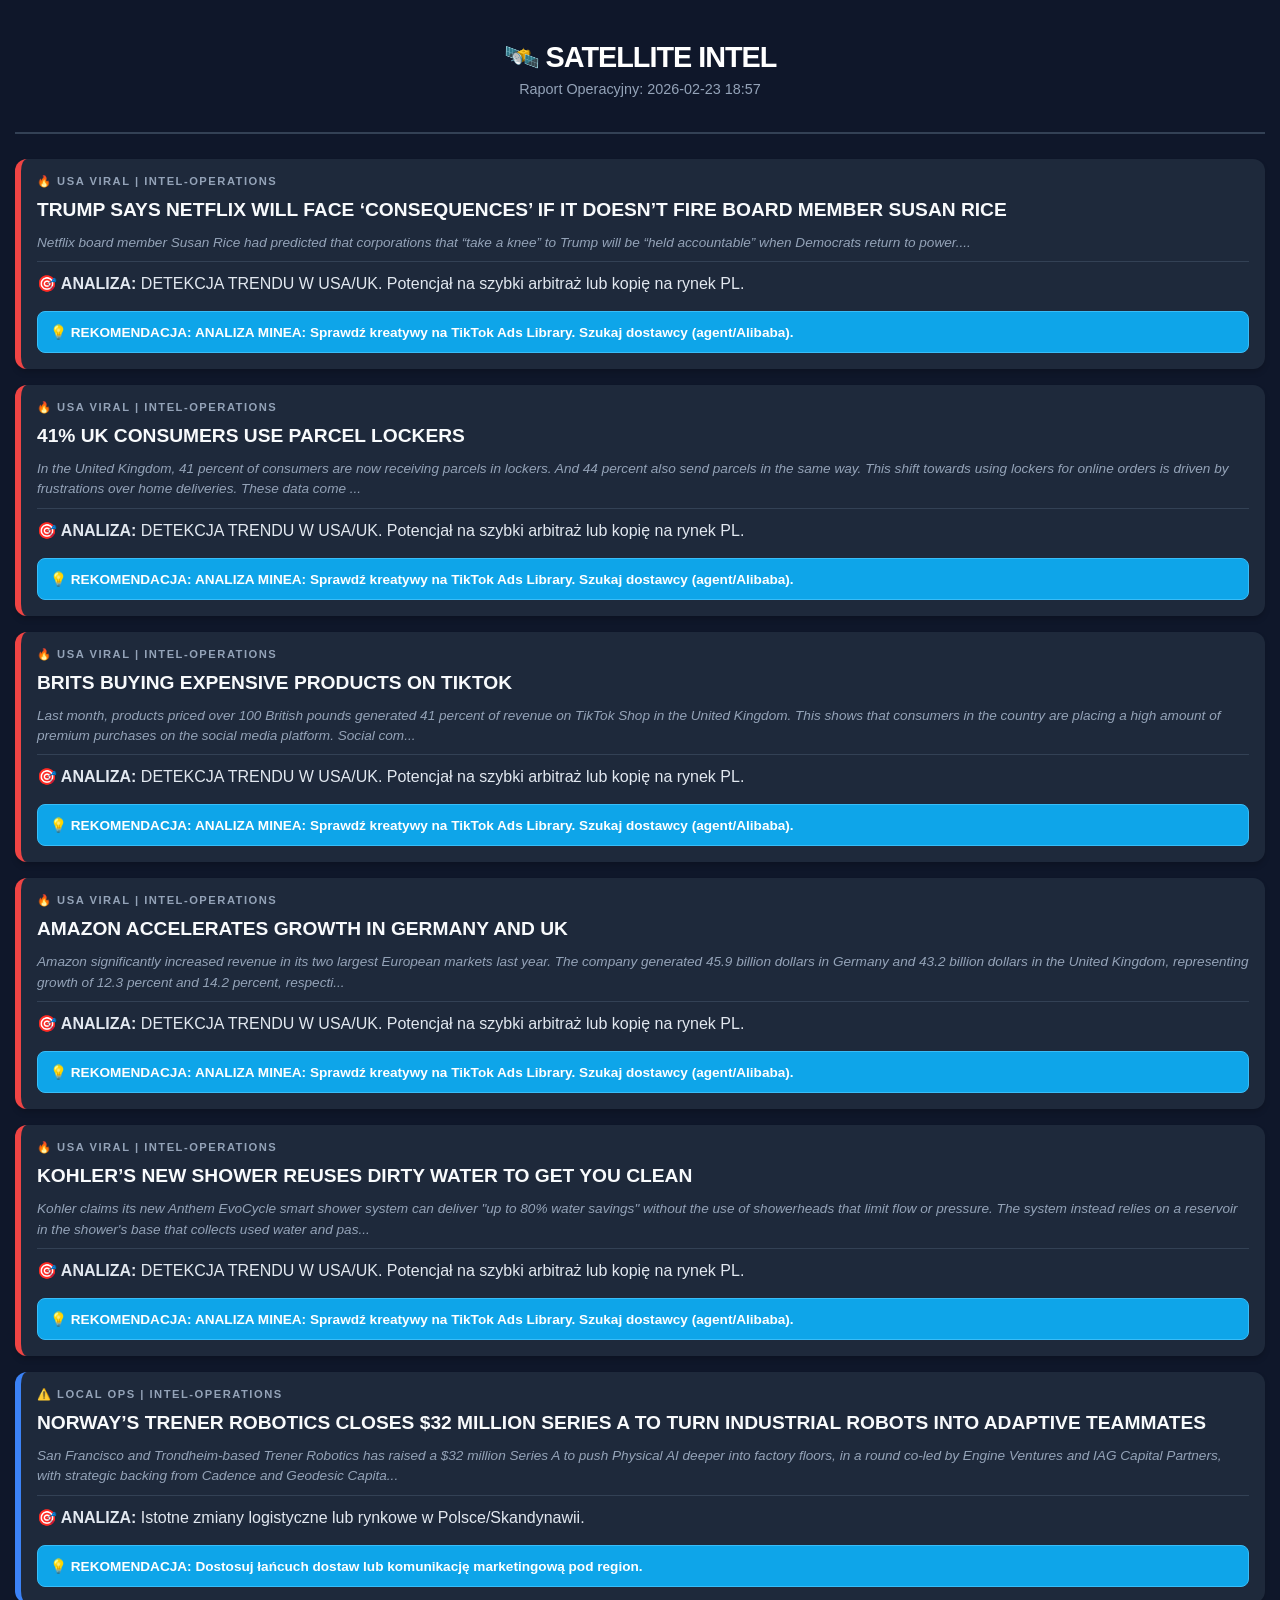
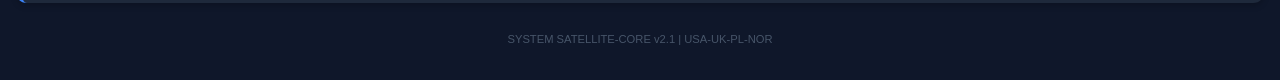
<file: index.html>
<!DOCTYPE html>
    <html lang="pl">
    <head>
        <meta charset="UTF-8">
        <meta name="viewport" content="width=device-width, initial-scale=1.0, maximum-scale=1.0, user-scalable=no">
        <title>SATELLITE INTEL</title>
        
        <link rel="icon" type="image/png" href="icon.png">
        <link rel="apple-touch-icon" href="icon.png">
        <meta name="mobile-web-app-capable" content="yes">
        <meta name="apple-mobile-web-app-capable" content="yes">
        <meta name="apple-mobile-web-app-status-bar-style" content="black-translucent">
        <meta name="apple-mobile-web-app-title" content="Satellite">

        <style>
            body { font-family: -apple-system, BlinkMacSystemFont, "Segoe UI", Roboto, sans-serif; background: #0f172a; color: white; padding: 15px; margin: 0; }
            .card { background: #1e293b; border-radius: 12px; padding: 16px; margin-bottom: 16px; border-left: 6px solid #3b82f6; box-shadow: 0 4px 6px -1px rgba(0,0,0,0.2); }
            .🔥 { border-left-color: #ef4444; }
            .💎 { border-left-color: #10b981; }
            .header { text-align: center; padding: 25px 0; border-bottom: 2px solid #334155; margin-bottom: 25px; }
            .label { font-weight: 800; font-size: 0.7em; color: #94a3b8; text-transform: uppercase; letter-spacing: 1.5px; }
            .action { background: #0ea5e9; color: white; padding: 12px; border-radius: 8px; margin-top: 15px; font-size: 0.85em; font-weight: bold; border: 1px solid #38bdf8; }
            h2 { font-size: 1.2em; color: #f8fafc; margin: 10px 0; line-height: 1.3; font-weight: 700; }
            p { margin: 6px 0; line-height: 1.5; color: #e2e8f0; }
            .footer { text-align: center; font-size: 0.7em; color: #475569; margin-top: 30px; padding-bottom: 20px; }
        </style>
    </head>
    <body>
        <div class="header">
            <h1 style="margin:0; font-size: 1.8em; letter-spacing: -1px;">🛰️ SATELLITE INTEL</h1>
            <p style="color: #94a3b8; font-size: 0.9em; margin-top: 5px;">Raport Operacyjny: 2026-02-23 18:57</p>
        </div>
    
        <div class="card 🔥">
            <div class="label">🔥 USA VIRAL | INTEL-OPERATIONS</div>
            <h2>TRUMP SAYS NETFLIX WILL FACE ‘CONSEQUENCES’ IF IT DOESN’T FIRE BOARD MEMBER SUSAN RICE</h2>
            <p style="font-size: 0.85em; color: #94a3b8; font-style: italic; border-bottom: 1px solid #334155; padding-bottom: 8px; margin-bottom: 10px;">Netflix board member Susan Rice had predicted that corporations that “take a knee” to Trump will be “held accountable” when Democrats return to power....</p>
            <p><strong>🎯 ANALIZA:</strong> DETEKCJA TRENDU W USA/UK. Potencjał na szybki arbitraż lub kopię na rynek PL. </p>
            <div class="action">💡 REKOMENDACJA:  ANALIZA MINEA: Sprawdź kreatywy na TikTok Ads Library. Szukaj dostawcy (agent/Alibaba).</div>
        </div>
        
        <div class="card 🔥">
            <div class="label">🔥 USA VIRAL | INTEL-OPERATIONS</div>
            <h2>41% UK CONSUMERS USE PARCEL LOCKERS</h2>
            <p style="font-size: 0.85em; color: #94a3b8; font-style: italic; border-bottom: 1px solid #334155; padding-bottom: 8px; margin-bottom: 10px;">In the United Kingdom, 41 percent of consumers are now receiving parcels in lockers. And 44 percent also send parcels in the same way. This shift towards using lockers for online orders is driven by frustrations over home deliveries. These data come ...</p>
            <p><strong>🎯 ANALIZA:</strong> DETEKCJA TRENDU W USA/UK. Potencjał na szybki arbitraż lub kopię na rynek PL. </p>
            <div class="action">💡 REKOMENDACJA:  ANALIZA MINEA: Sprawdź kreatywy na TikTok Ads Library. Szukaj dostawcy (agent/Alibaba).</div>
        </div>
        
        <div class="card 🔥">
            <div class="label">🔥 USA VIRAL | INTEL-OPERATIONS</div>
            <h2>BRITS BUYING EXPENSIVE PRODUCTS ON TIKTOK</h2>
            <p style="font-size: 0.85em; color: #94a3b8; font-style: italic; border-bottom: 1px solid #334155; padding-bottom: 8px; margin-bottom: 10px;">Last month, products priced over 100 British pounds generated 41 percent of revenue on TikTok Shop in the United Kingdom. This shows that consumers in the country are placing a high amount of premium purchases on the social media platform. Social com...</p>
            <p><strong>🎯 ANALIZA:</strong> DETEKCJA TRENDU W USA/UK. Potencjał na szybki arbitraż lub kopię na rynek PL. </p>
            <div class="action">💡 REKOMENDACJA:  ANALIZA MINEA: Sprawdź kreatywy na TikTok Ads Library. Szukaj dostawcy (agent/Alibaba).</div>
        </div>
        
        <div class="card 🔥">
            <div class="label">🔥 USA VIRAL | INTEL-OPERATIONS</div>
            <h2>AMAZON ACCELERATES GROWTH IN GERMANY AND UK</h2>
            <p style="font-size: 0.85em; color: #94a3b8; font-style: italic; border-bottom: 1px solid #334155; padding-bottom: 8px; margin-bottom: 10px;">Amazon significantly increased revenue in its two largest European markets last year. The company generated 45.9 billion dollars in Germany and 43.2 billion dollars in the United Kingdom, representing growth of 12.3 percent and 14.2 percent, respecti...</p>
            <p><strong>🎯 ANALIZA:</strong> DETEKCJA TRENDU W USA/UK. Potencjał na szybki arbitraż lub kopię na rynek PL. </p>
            <div class="action">💡 REKOMENDACJA:  ANALIZA MINEA: Sprawdź kreatywy na TikTok Ads Library. Szukaj dostawcy (agent/Alibaba).</div>
        </div>
        
        <div class="card 🔥">
            <div class="label">🔥 USA VIRAL | INTEL-OPERATIONS</div>
            <h2>KOHLER&#8217;S NEW SHOWER REUSES DIRTY WATER TO GET YOU CLEAN</h2>
            <p style="font-size: 0.85em; color: #94a3b8; font-style: italic; border-bottom: 1px solid #334155; padding-bottom: 8px; margin-bottom: 10px;">Kohler claims its new Anthem EvoCycle smart shower system can deliver "up to 80% water savings" without the use of showerheads that limit flow or pressure. The system instead relies on a reservoir in the shower's base that collects used water and pas...</p>
            <p><strong>🎯 ANALIZA:</strong> DETEKCJA TRENDU W USA/UK. Potencjał na szybki arbitraż lub kopię na rynek PL. </p>
            <div class="action">💡 REKOMENDACJA:  ANALIZA MINEA: Sprawdź kreatywy na TikTok Ads Library. Szukaj dostawcy (agent/Alibaba).</div>
        </div>
        
        <div class="card ⚠️">
            <div class="label">⚠️ LOCAL OPS | INTEL-OPERATIONS</div>
            <h2>NORWAY’S TRENER ROBOTICS CLOSES $32 MILLION SERIES A TO TURN INDUSTRIAL ROBOTS INTO ADAPTIVE TEAMMATES</h2>
            <p style="font-size: 0.85em; color: #94a3b8; font-style: italic; border-bottom: 1px solid #334155; padding-bottom: 8px; margin-bottom: 10px;">San Francisco and Trondheim-based Trener Robotics has raised a $32 million Series A to push Physical AI deeper into factory floors, in a round co-led by Engine Ventures and IAG Capital Partners, with strategic backing from Cadence and Geodesic Capita...</p>
            <p><strong>🎯 ANALIZA:</strong> Istotne zmiany logistyczne lub rynkowe w Polsce/Skandynawii. </p>
            <div class="action">💡 REKOMENDACJA:  Dostosuj łańcuch dostaw lub komunikację marketingową pod region.</div>
        </div>
        
        <div class="footer">SYSTEM SATELLITE-CORE v2.1 | USA-UK-PL-NOR</div>
    </body></html>
</file>
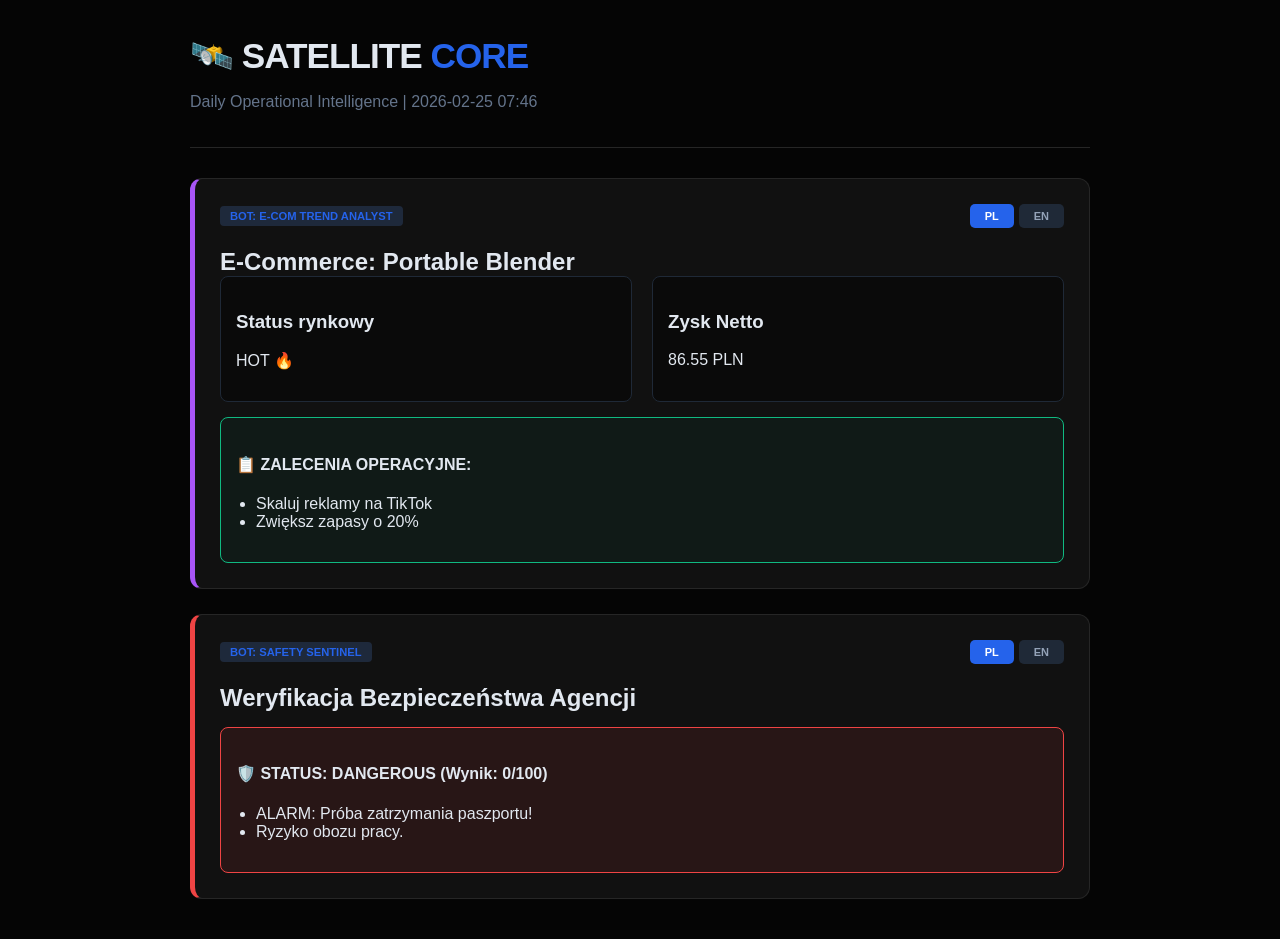
<file: Satellite_Master_Report.html>
<!DOCTYPE html>
        <html lang="en">
        <head>
            <meta charset="UTF-8">
            <meta name="viewport" content="width=device-width, initial-scale=1.0">
            <title>SATELLITE INTELLIGENCE v7.0</title>
            <style>
                :root { --bg: #050505; --card: #111111; --accent: #2563eb; --text: #e2e8f0; --safe: #10b981; --danger: #ef4444; --purple: #a855f7; --gold: #eab308; }
                body { font-family: 'Inter', -apple-system, sans-serif; background: var(--bg); color: var(--text); margin: 0; padding: 15px; }
                .container { max-width: 900px; margin: auto; }
                .card { background: var(--card); border: 1px solid #262626; border-radius: 12px; padding: 25px; margin-bottom: 25px; border-left: 5px solid var(--accent); transition: transform 0.2s; }
                .header-row { display: flex; justify-content: space-between; align-items: center; margin-bottom: 20px; }
                .bot-tag { font-size: 0.7rem; font-weight: 800; background: #1e293b; padding: 4px 10px; border-radius: 4px; color: var(--accent); text-transform: uppercase; }
                .lang-btn { background: #1f2937; border: none; color: #94a3b8; padding: 6px 15px; border-radius: 5px; cursor: pointer; font-weight: bold; font-size: 11px; }
                .lang-btn.active { background: var(--accent); color: white; }
                .hidden { display: none !important; }
                .rx-box { background: rgba(16, 185, 129, 0.05); border: 1px solid var(--safe); border-radius: 8px; padding: 15px; margin-top: 15px; }
                .alert-box { background: rgba(239, 68, 68, 0.1); border: 1px solid var(--danger); border-radius: 8px; padding: 15px; margin-top: 15px; }
                .grid { display: grid; grid-template-columns: 1fr 1fr; gap: 20px; }
                .box { background: #0a0a0a; padding: 15px; border-radius: 8px; border: 1px solid #1f2937; }
                h2 { margin: 0; font-size: 1.5rem; }
                ul { padding-left: 20px; }
                @media (max-width: 600px) { .grid { grid-template-columns: 1fr; } }
            </style>
            <script>
                function toggleLang(cardId, lang) {
                    const card = document.getElementById(cardId);
                    card.querySelectorAll('.lang-pl, .lang-en').forEach(el => el.classList.add('hidden'));
                    card.querySelectorAll('.lang-' + lang).forEach(el => el.classList.remove('hidden'));
                    card.querySelectorAll('.lang-btn').forEach(btn => btn.classList.remove('active'));
                    card.querySelector('.btn-' + lang).classList.add('active');
                }
            </script>
        </head>
        <body>
            <div class="container">
                <header style="padding: 20px 0; border-bottom: 1px solid #262626; margin-bottom: 30px;">
                    <h1 style="margin:0; font-size: 2.2rem; letter-spacing: -1px;">🛰️ SATELLITE <span style="color:var(--accent)">CORE</span></h1>
                    <p style="color:#64748b;">Daily Operational Intelligence | 2026-02-25 07:46</p>
                </header>

                <div class="card" id="ecom-card" style="border-left-color: var(--purple);">
                    <div class="header-row">
                        <span class="bot-tag">Bot: E-Com Trend Analyst</span>
                        <div style="display:flex; gap:5px;">
                            <button class="lang-btn btn-pl active" onclick="toggleLang('ecom-card','pl')">PL</button>
                            <button class="lang-btn btn-en" onclick="toggleLang('ecom-card','en')">EN</button>
                        </div>
                    </div>
                    <div class="lang-pl">
                        <h2>E-Commerce: Portable Blender</h2>
                        <div class="grid">
                            <div class="box"><h3>Status rynkowy</h3><p>HOT 🔥</p></div>
                            <div class="box"><h3>Zysk Netto</h3><p>86.55 PLN</p></div>
                        </div>
                        <div class="rx-box">
                            <h4>📋 ZALECENIA OPERACYJNE:</h4>
                            <ul><li>Skaluj reklamy na TikTok</li><li>Zwiększ zapasy o 20%</li></ul>
                        </div>
                    </div>
                    <div class="lang-en hidden">
                        <h2>E-Commerce: Portable Blender</h2>
                        <div class="grid">
                            <div class="box"><h3>Market Status</h3><p>HOT 🔥</p></div>
                            <div class="box"><h3>Net Profit</h3><p>86.55 PLN</p></div>
                        </div>
                        <div class="rx-box">
                            <h4>📋 OPERATIONAL ADVICE:</h4>
                            <ul><li>Scale ads on TikTok</li><li>Increase inventory by 20%</li></ul>
                        </div>
                    </div>
                </div>

                <div class="card" id="safety-card" style="border-left-color: var(--danger);">
                    <div class="header-row">
                        <span class="bot-tag">Bot: Safety Sentinel</span>
                        <div style="display:flex; gap:5px;">
                            <button class="lang-btn btn-pl active" onclick="toggleLang('safety-card','pl')">PL</button>
                            <button class="lang-btn btn-en" onclick="toggleLang('safety-card','en')">EN</button>
                        </div>
                    </div>
                    <div class="lang-pl">
                        <h2>Weryfikacja Bezpieczeństwa Agencji</h2>
                        <div class="alert-box">
                            <h4>🛡️ STATUS: DANGEROUS (Wynik: 0/100)</h4>
                            <ul><li>ALARM: Próba zatrzymania paszportu!</li><li>Ryzyko obozu pracy.</li></ul>
                        </div>
                    </div>
                    <div class="lang-en hidden">
                        <h2>Agency Safety Verification</h2>
                        <div class="alert-box">
                            <h4>🛡️ STATUS: DANGEROUS (Score: 0/100)</h4>
                            <ul><li>ALARM: Passport retention attempt!</li><li>Labor camp risk.</li></ul>
                        </div>
                    </div>
                </div>
            </div>
        </body>
        </html>
</file>
